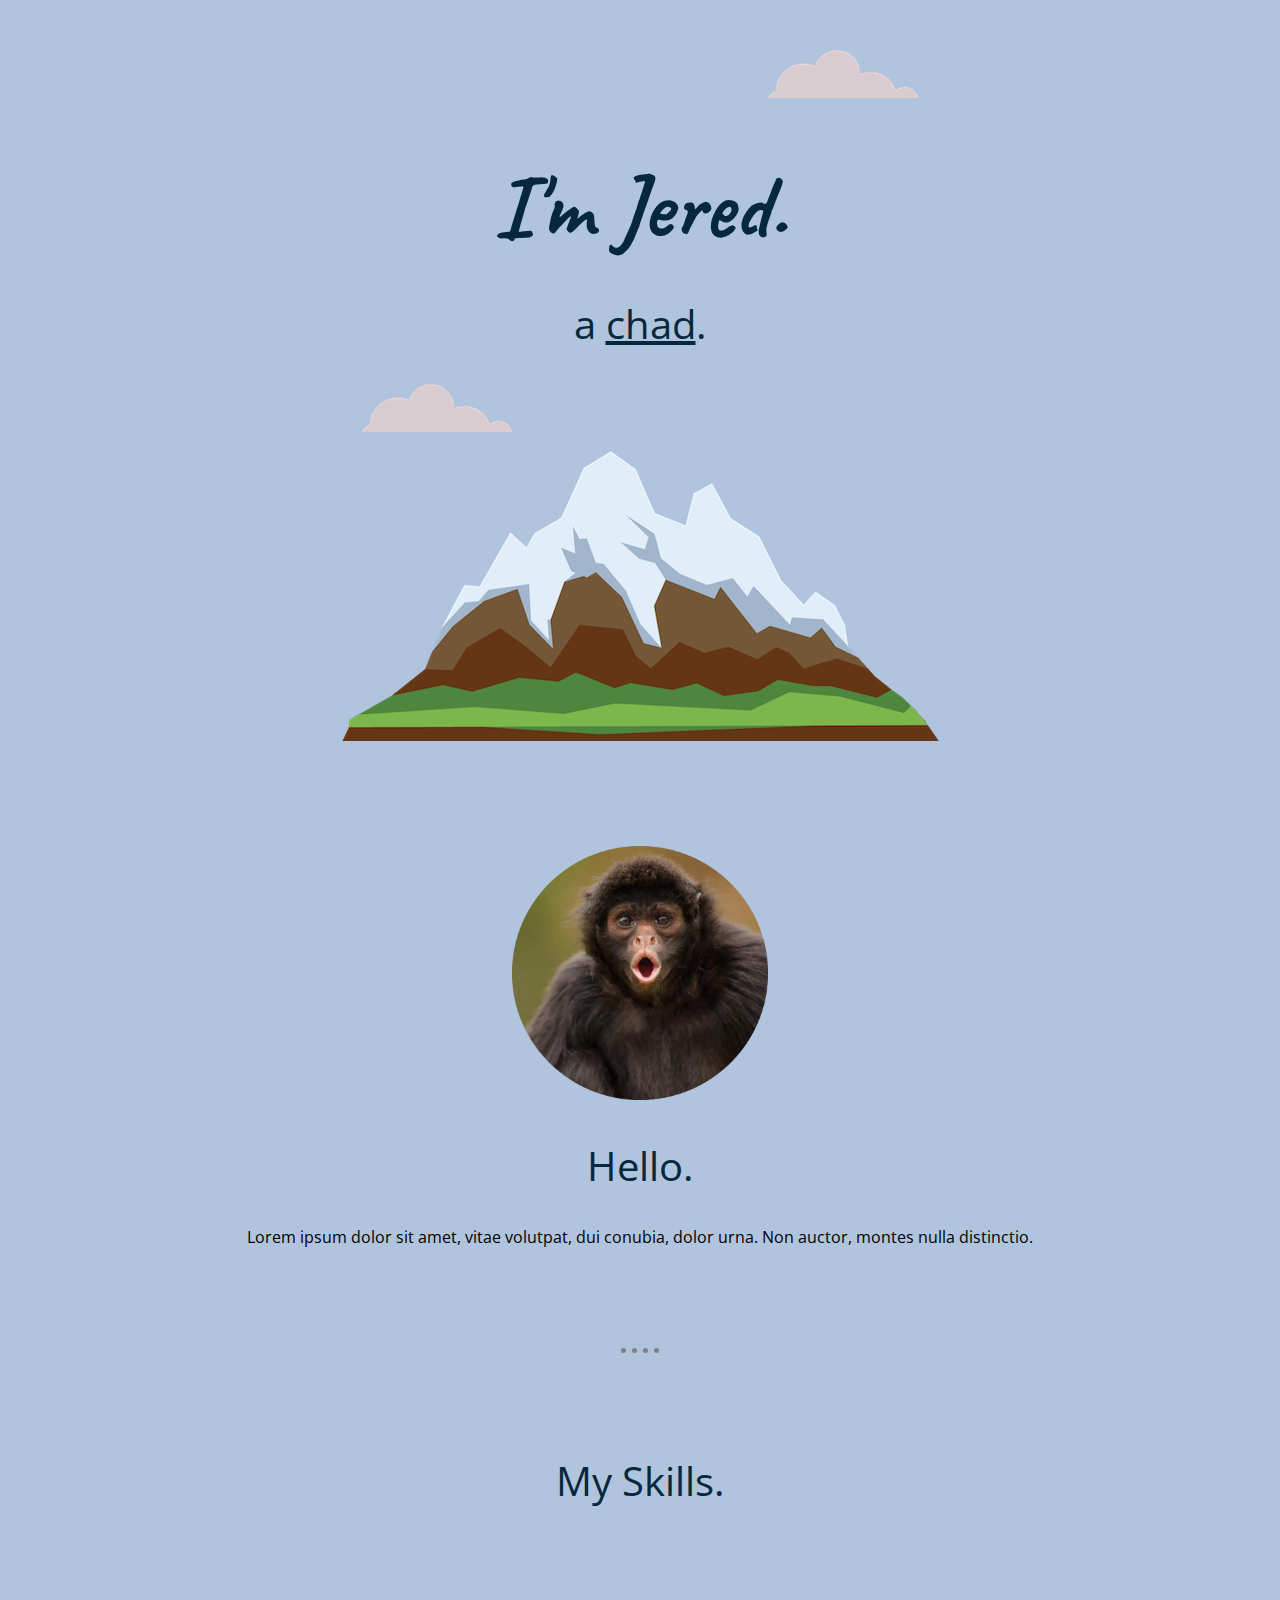
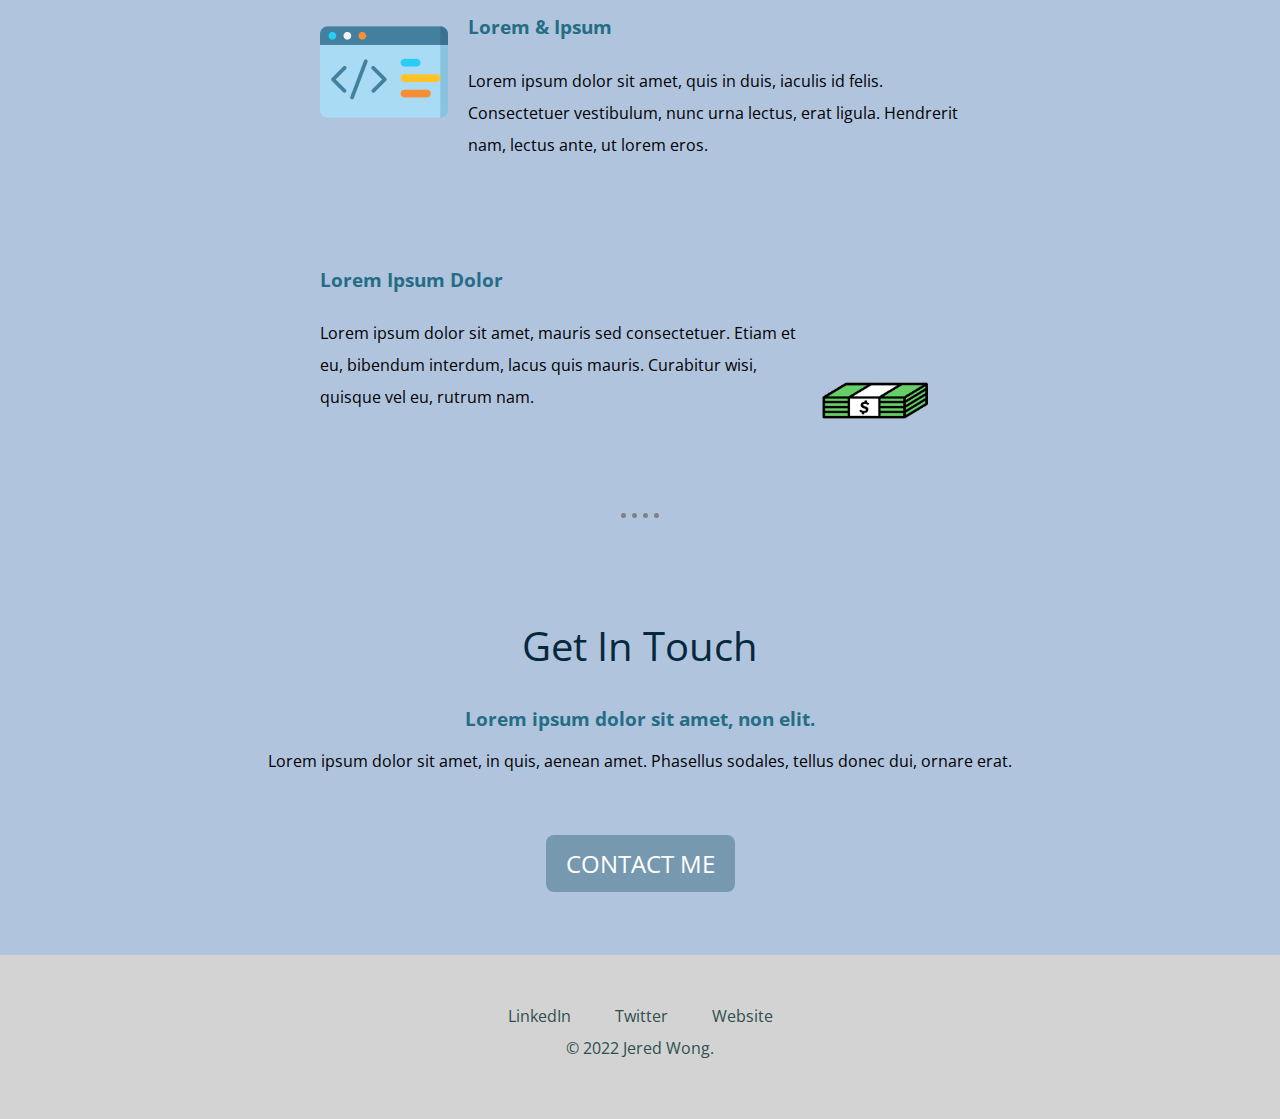
<file: CSS Personal Site/index.html>
<!DOCTYPE html>
<html>
  <head>
    <meta charset="utf-8" />
    <title>Jered Wong</title>
    <link rel="stylesheet" href="css/styles.css" />
    <link rel="icon" href="favicon.ico">
    <link rel="preconnect" href="https://fonts.googleapis.com">
    <link rel="preconnect" href="https://fonts.gstatic.com" crossorigin>
    <link href="https://fonts.googleapis.com/css2?family=Caveat:wght@600&family=Open+Sans:wght@300;500&display=swap" rel="stylesheet">
  </head>

  <body>
    <div class="top-container">
      <img class="topcloud" src="images/cloud.png" alt="cloud-img">
      <h1>I'm Jered.</h1>
      <h2>a <u>chad</u>.</h2>
      <img class="bottomcloud" src="images/cloud.png" alt="cloud-img">
      <img class="mountain" src="images/mountain.png" alt="mountain-img">
    </div>

    <div class="middle-container">
      <div class="profile">
        <img class="profile-pic" src="images/profile_pic.png" alt="profile">
        <h2>Hello.</h2>
        <p>Lorem ipsum dolor sit amet, vitae volutpat, dui conubia, dolor urna. Non auctor, montes nulla distinctio.</p>
      </div>

      <hr>

      <div class="skills">
        <h2>My Skills.</h2>
        <div class="skill-row">
          <img class="coding-pic" src="images/code.png" alt="coding-picture">
          <h3 class="skill-content">Lorem & Ipsum</h3>
          <p class="skill-content">Lorem ipsum dolor sit amet, quis in duis, iaculis id felis. Consectetuer vestibulum, nunc urna lectus, erat ligula. Hendrerit nam, lectus ante, ut lorem eros.</p>
        </div>
        <div class="skill-row">
          <img class="money-gif" src="images/giphy.gif" alt="money-gif">
          <h3 class="skill-content">Lorem Ipsum Dolor</h3>
          <p class="skill-content">Lorem ipsum dolor sit amet, mauris sed consectetuer. Etiam et eu, bibendum interdum, lacus quis mauris. Curabitur wisi, quisque vel eu, rutrum nam.</p>
        </div>
      </div>

      <hr class="hr-below-skills">

      <div class="contact-me">
        <h2>Get In Touch</h2>
        <h3>Lorem ipsum dolor sit amet, non elit.</h3>
        <p class="above-btn">Lorem ipsum dolor sit amet, in quis, aenean amet. Phasellus sodales, tellus donec dui, ornare erat.</p>
        <a class="btn" href="mailto:name@email.com">CONTACT ME</a>
      </div>
    </div>
    
    <div class="bottom-container">
      <a class="footer-link" href="https://www.linkedin.com/">LinkedIn</a>
      <a class="footer-link" href="https://twitter.com/">Twitter</a>
      <a class="footer-link" href="https://www.appbrewery.co/">Website</a>
      <p class="in-bc">© 2022 Jered Wong.</p>
    </div>

  
  </body>
</html>
</file>
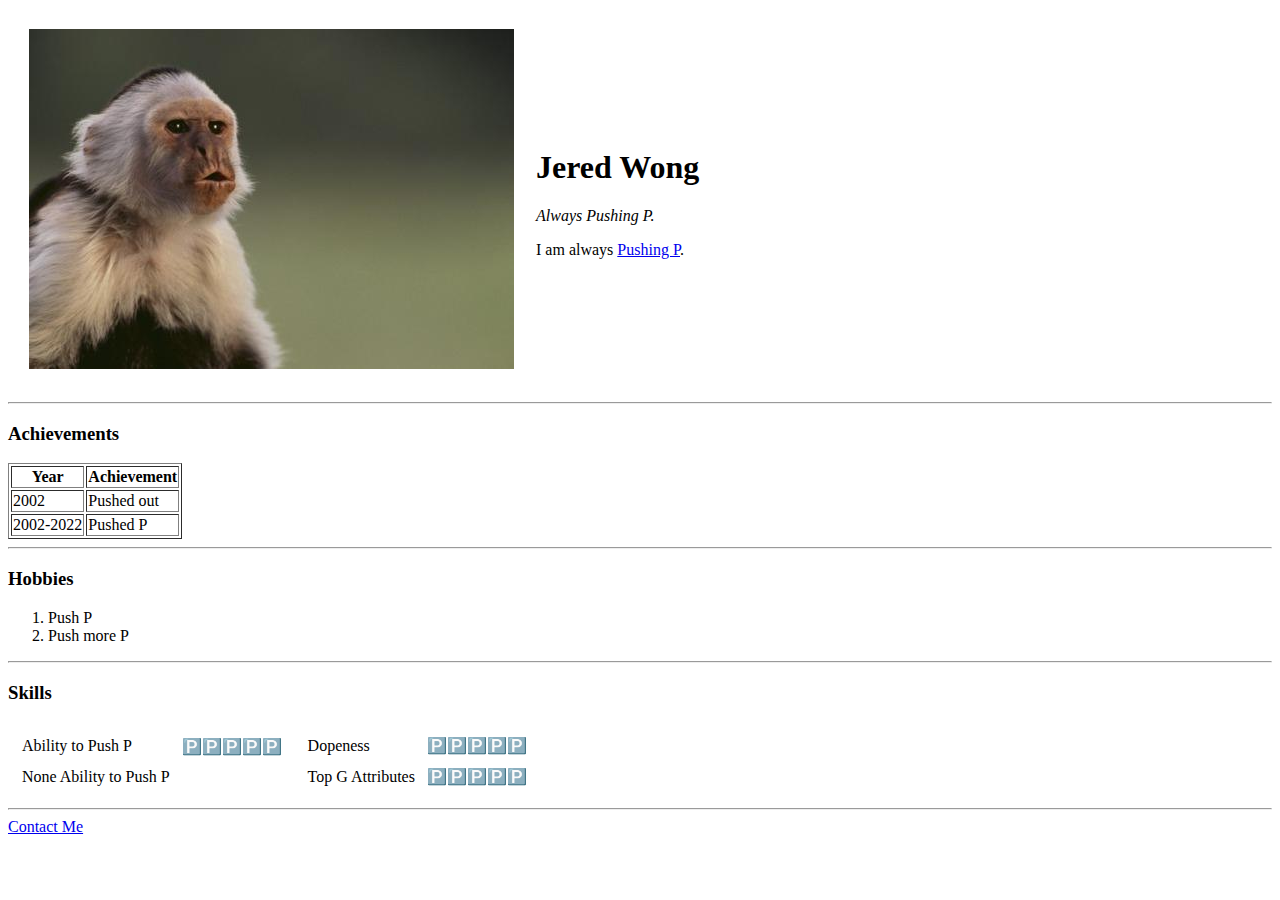
<file: HTML Personal Site/index.html>
<!DOCTYPE html>
<html>

    <head>
        <meta charset="utf-8">
        <title>Jered's Personal Site</title>
    </head>

    <body>
        <table cellspacing="20">
            <tr>
                <td><img src="monkey.jpeg" alt="jered"></td>
                <td><h1>Jered Wong</h1>
                    <p><i>Always Pushing P.</i></p>
                    <p>I am always <a href="https://www.youtube.com/watch?v=-705T4FioZE">Pushing P</a>.</p>
                </td>
            </tr>
        </table>    
        <hr>
        <h3>Achievements</h3>
        <table border="1">
            <thead>
                <th>Year</th>
                <th>Achievement</th>
            </thead>
            <tbody>
                <tr>
                    <td>2002</td>
                    <td>Pushed out</td>
                </tr>
                <tr>
                    <td>2002-2022</td>
                    <td>Pushed P</td>
                </tr>
            </tbody>
        </table>
        <hr>
        <h3>Hobbies</h3>
        <ol>
            <li>Push P</li>
            <li>Push more P</li>
        </ol>
        <hr>
        <h3>Skills</h3>
        <table>
            <tr>
                <td><table cellspacing="10">
                    <tr>
                        <td>Ability to Push P</td>
                        <td>🅿️🅿️🅿️🅿️🅿️</td>
                    </tr>
                    <tr>
                        <td>None Ability to Push P</td>
                        <td></td>
                    </tr>
                </table></td>
                <td><table cellspacing="10">
                    <tr>
                        <td>Dopeness</td>
                        <td>🅿️🅿️🅿️🅿️🅿️</td>
                    </tr>
                    <tr>
                        <td>Top G Attributes</td>
                        <td>🅿️🅿️🅿️🅿️🅿️</td>
                    </tr>
                </table></td>
            </tr>
        </table>
        <hr>
        <a href="contact_details.html">Contact Me</a>
    </body>

</html>
</file>
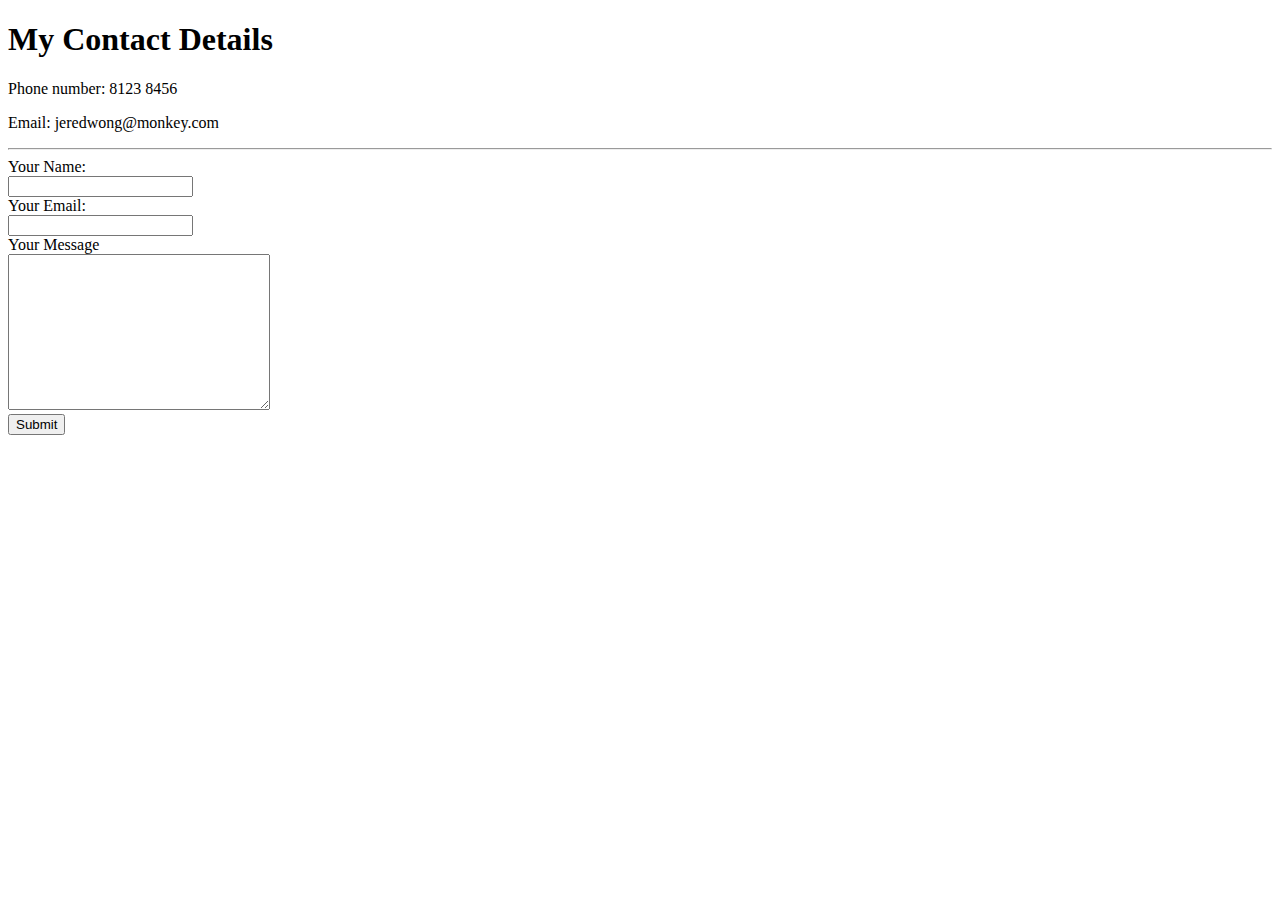
<file: HTML Personal Site/contact_details.html>
<!DOCTYPE html>
<html>
    <head>
        <meta charset="utf-8">
        <title>Jered's Contact Info</title>
    </head>

    <body>
        <h1>My Contact Details</h1>
        <p>Phone number: 8123 8456</p>
        <p>Email: jeredwong@monkey.com</p>
        <hr>
        <form action="mailto:jeredwong711@gmail.com" method="post" enctype="text/plain">
            <label>Your Name:</label>
            <br>
            <input type="text" name="yourName">
            <br>
            <label>Your Email:  </label>
            <br>
            <input type="email" name="yourEmail">
            <br>
            <label>Your Message</label>
            <br>
            <textarea name="yourMessage" cols="30" rows="10"></textarea>
            <br>
            <input type="submit">
        </form>
    </body>
</html>
</file>
<file: CSS Personal Site/css/styles.css>
body {
    margin: 0px;
    background-color: lightsteelblue;
    text-align: center;
    font-family: 'Open Sans', sans-serif;

}

.top-container {
    margin-top: 150px;
    margin-bottom: 100px;
}

.bottom-container {
    background-color: lightgrey;
    margin: 75px auto 0 auto;
    padding: 50px 0px;
}

h1 {
    font-family: 'Caveat', cursive;
    font-size: 90px;
    margin: 0 auto;
    color: #06283D;
}

h2 {
    font-size: 2.5rem;
    color: #06283D;
    font-weight: normal;
}

h3 {
    color: #256D85;
}

p.in-bc {
    margin: 0;
    padding: 10px 0px;
    color: darkslategray;
}

hr {
    border-style: dotted none none none;
    border-width: 5px;
    border-color: grey;
    width: 3%;
    margin: 100px auto;
}

.hr-below-skills {
    clear: right;
}

.skill-row {
    width: 50%;
    margin: 100px auto;
}

.skill-content {
    text-align: left;
    line-height: 2;
}

.footer-link {
    margin: 0 20px;
    color: darkslategray;
}

.btn {
  border-radius: 8px;
  font-family: 'Open Sans', sans-serif;
  color: #ffffff;
  font-size: 1.5rem;
  background: #7799b0;
  padding: 12px 20px 12px 20px;
  text-decoration: none;
}

.btn:hover {
  background: darkslategray;
  text-decoration: none;
}

p.above-btn {
    margin-bottom: 75px;
}

a {
    text-decoration: none;
}

a:hover {
    color: darkgrey;
}

.topcloud {
    position: absolute;
    top: 50px;
    left: 60%
}

.bottomcloud{
    position: absolute;
    right: 60%

}

.profile-pic {
    width: 20%;
}

.coding-pic {
    width: 20%;
    float: left;
    margin: 0 20px 0 0;
}

.money-gif {
    width: 20%;
    float: right;
    margin: 0 20px 0 0;
}
</file>
